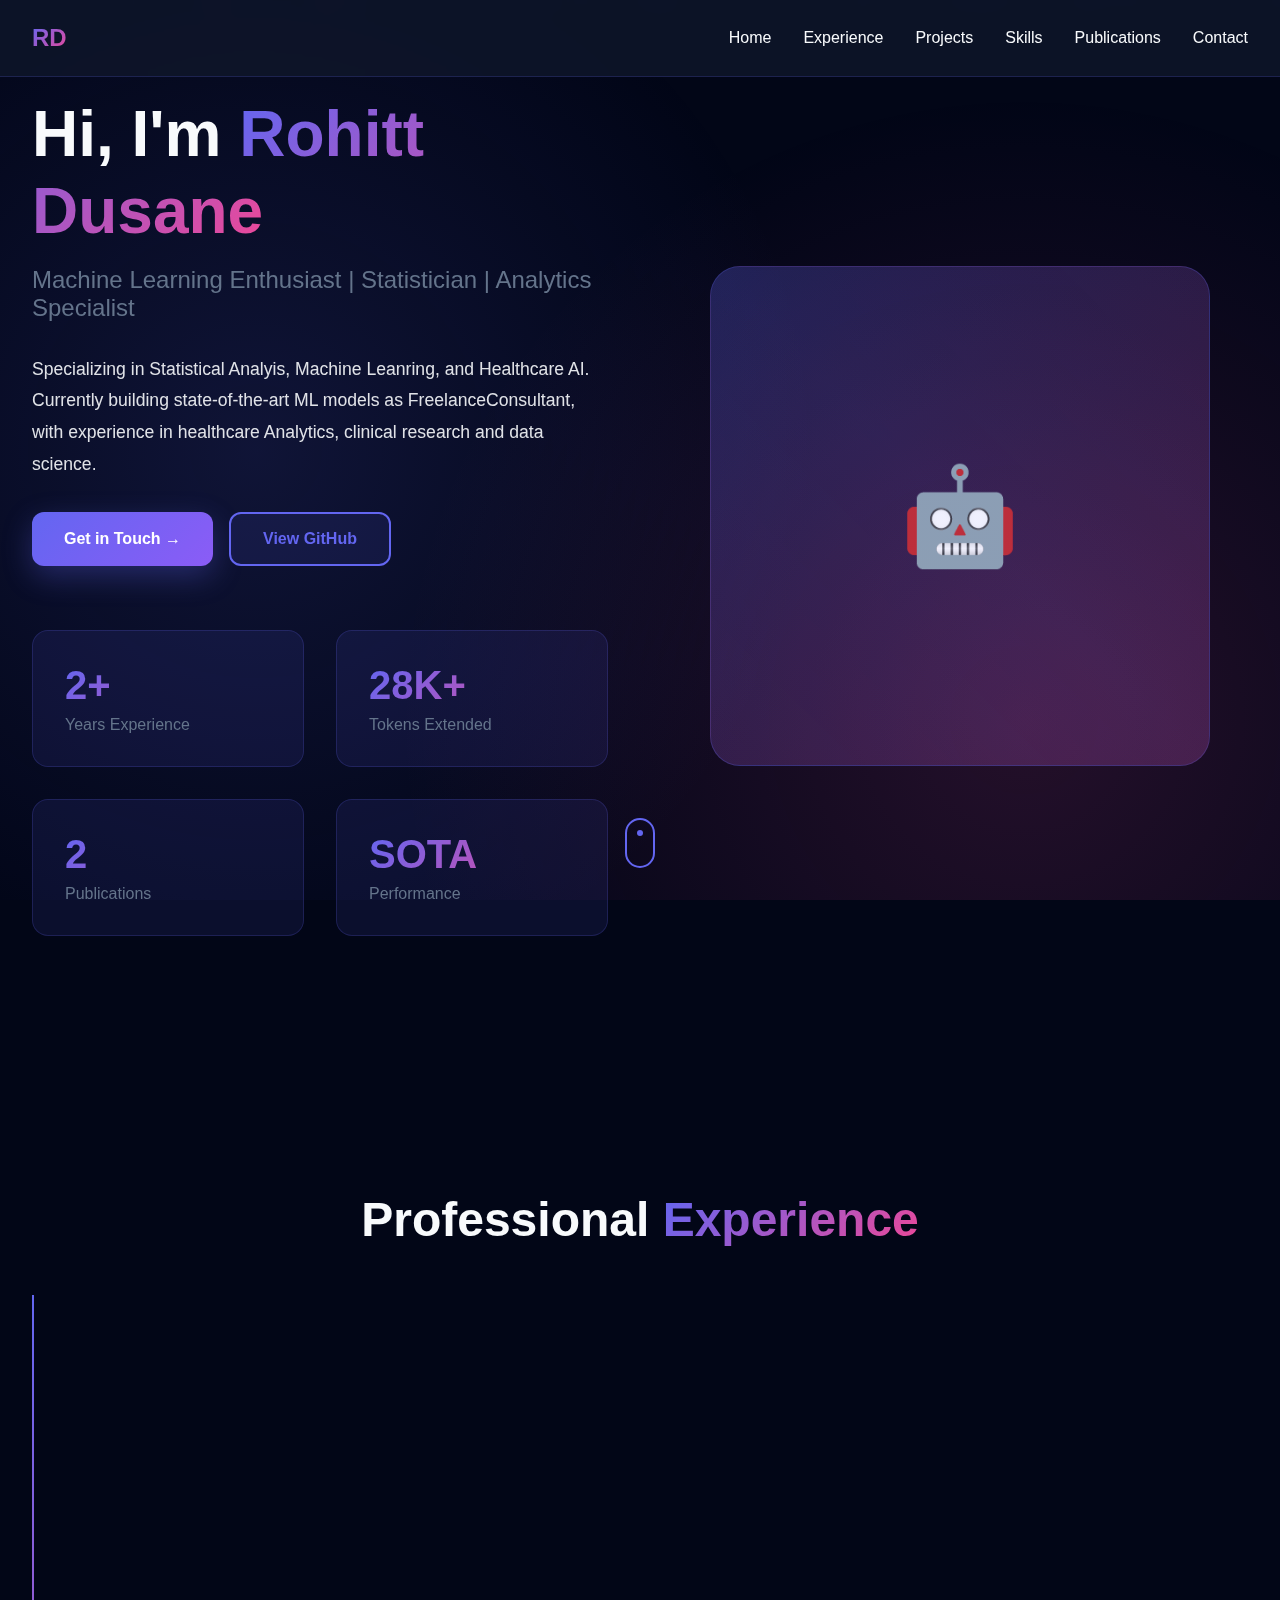
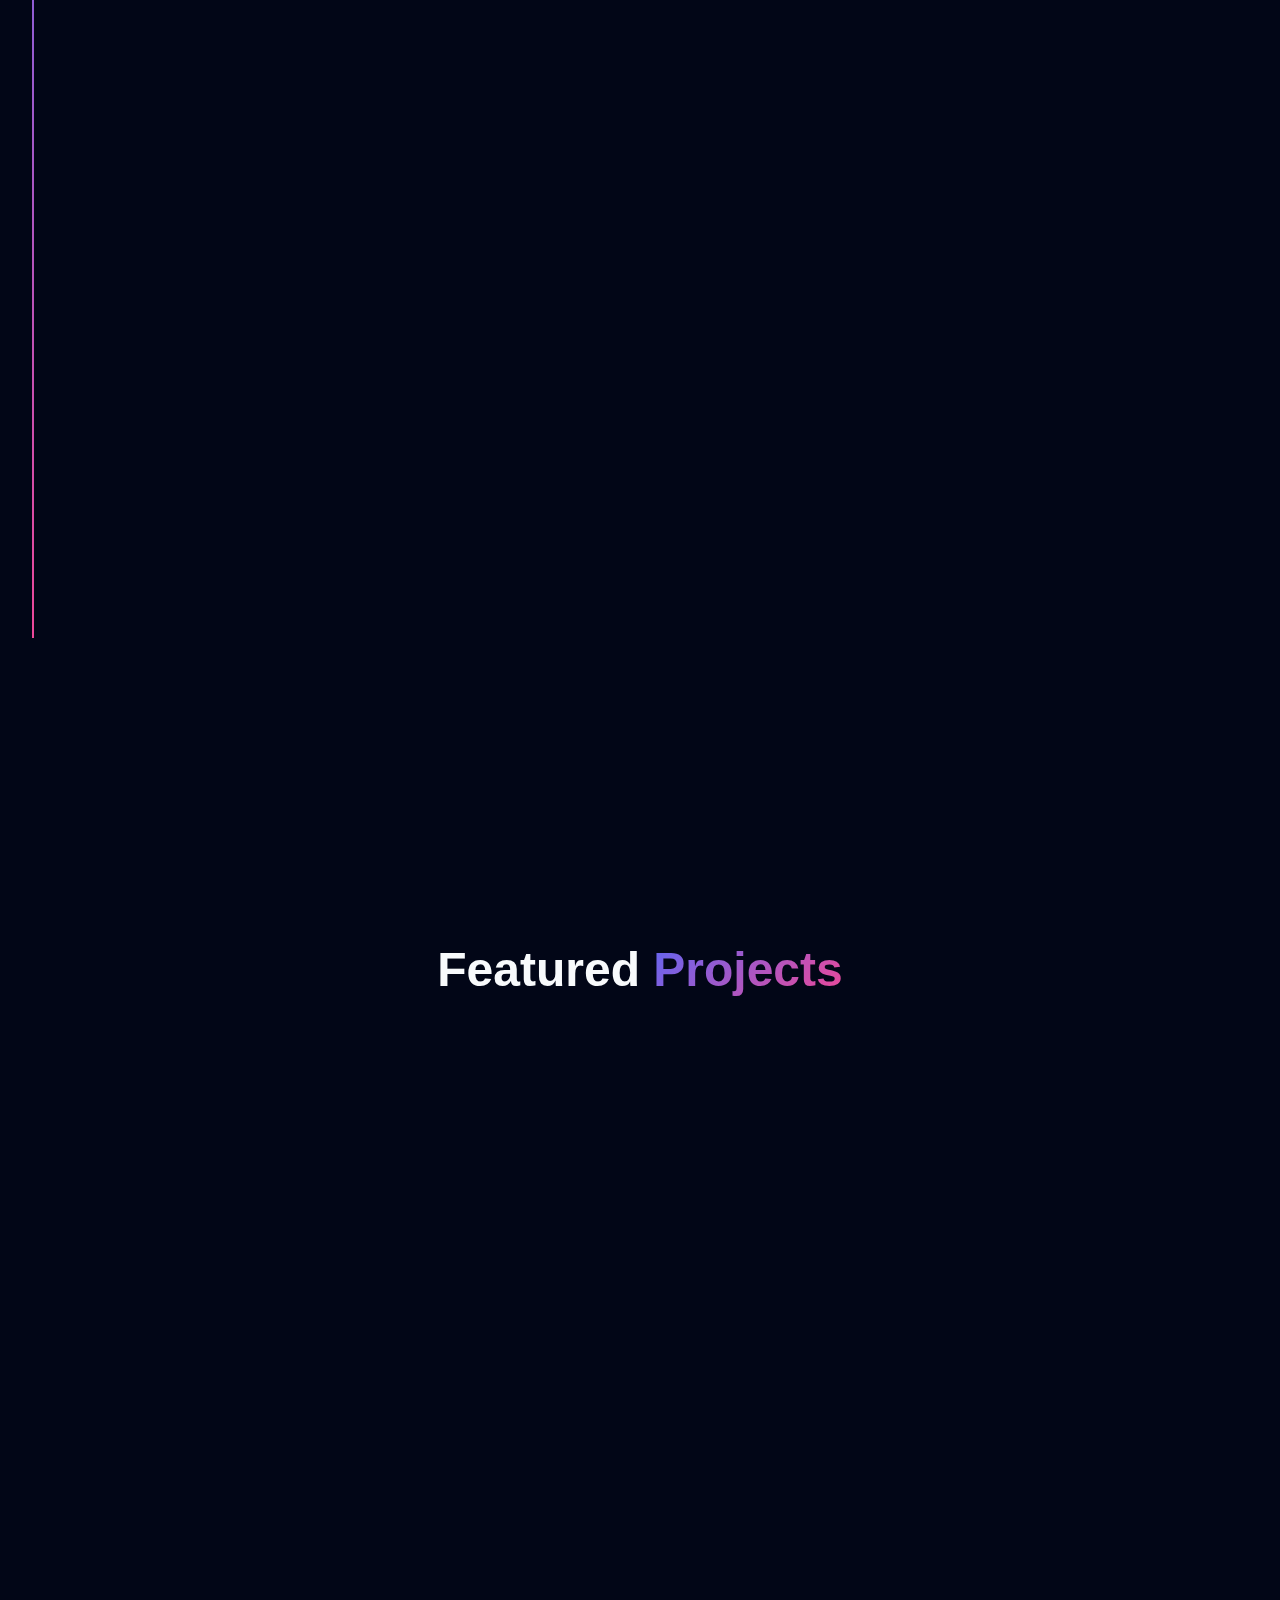
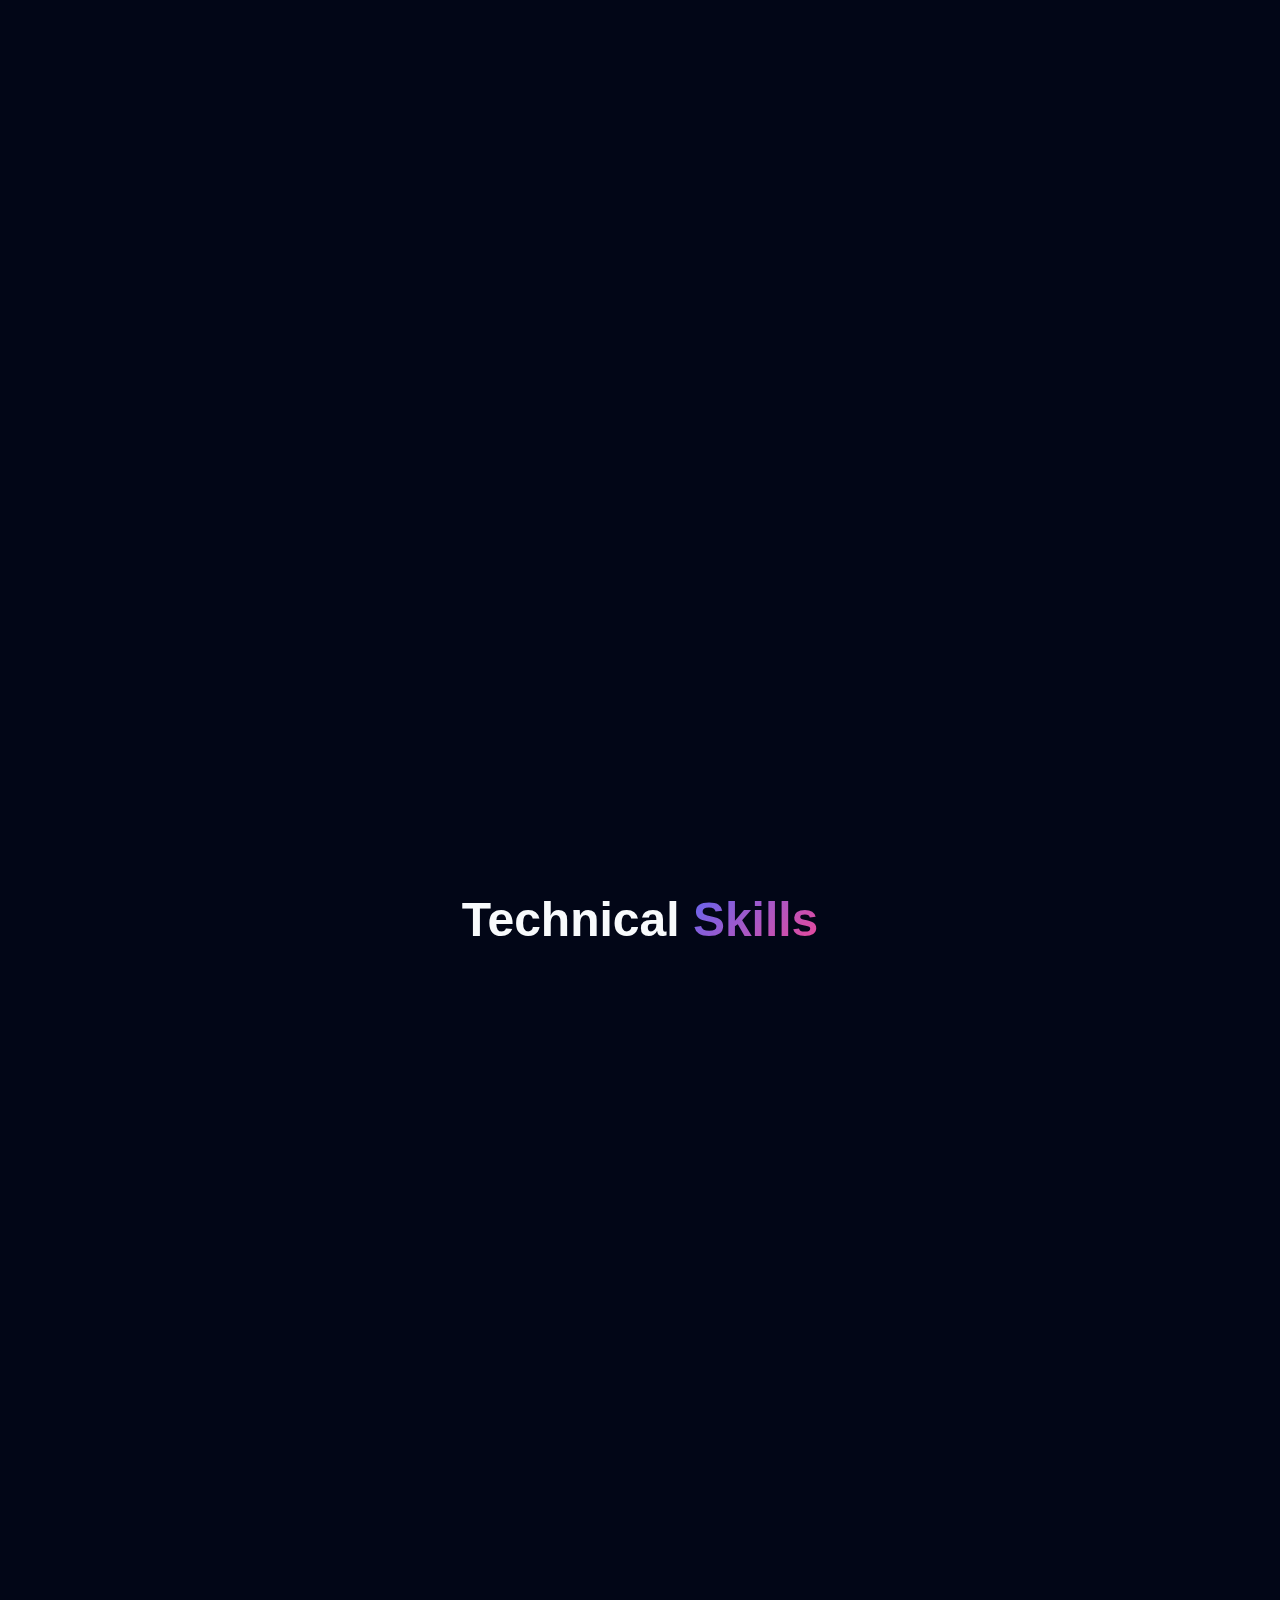
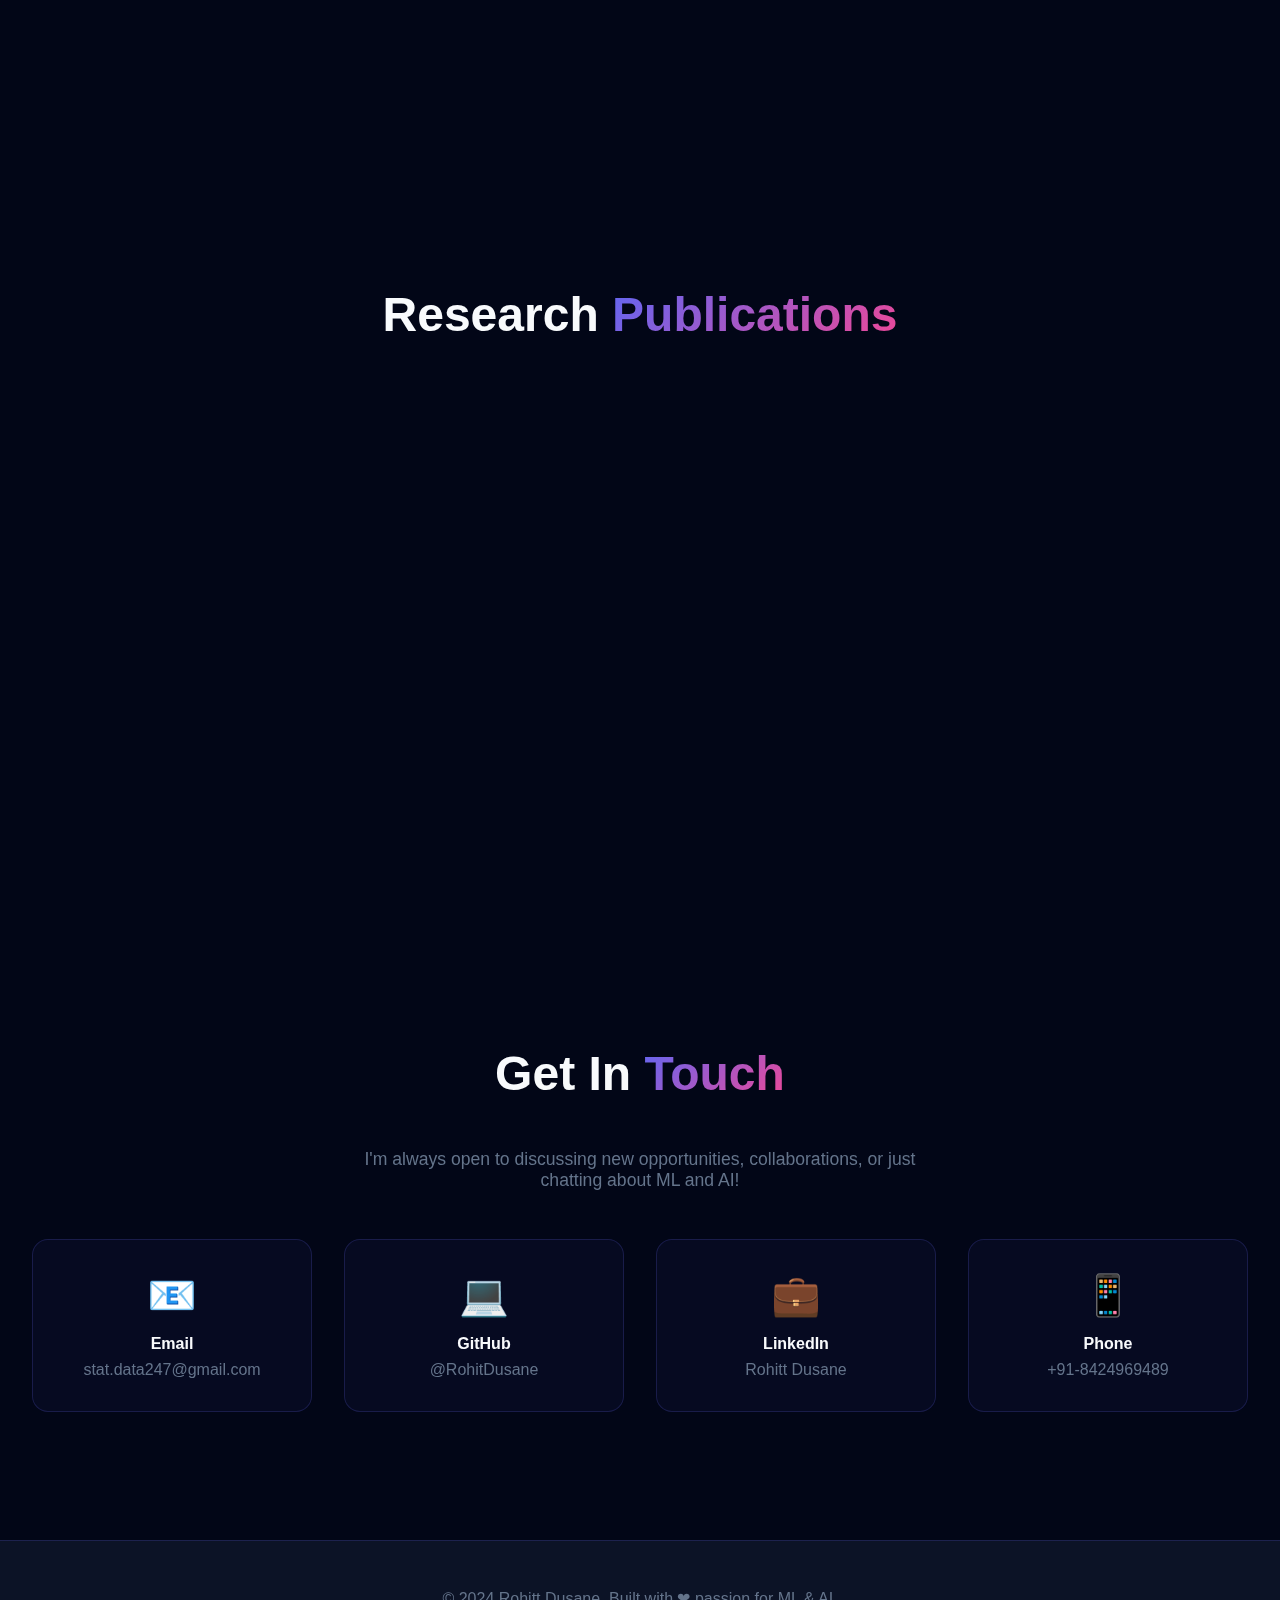
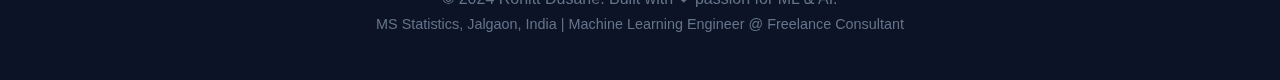
<file: port.html>
<!DOCTYPE html>
<html lang="en">
<head>
    <meta charset="UTF-8">
    <meta name="viewport" content="width=device-width, initial-scale=1.0">
    <title>Rohitt Dusane - ML Engineer Portfolio</title>
    <style>
        * {
            margin: 0;
            padding: 0;
            box-sizing: border-box;
        }

        :root {
            --primary: #6366f1;
            --secondary: #8b5cf6;
            --accent: #ec4899;
            --dark: #0f172a;
            --darker: #020617;
            --light: #f8fafc;
            --gray: #64748b;
        }

        body {
            font-family: -apple-system, BlinkMacSystemFont, 'Segoe UI', Roboto, Oxygen, Ubuntu, Cantarell, sans-serif;
            background: var(--darker);
            color: var(--light);
            overflow-x: hidden;
        }

        .gradient-bg {
            position: fixed;
            width: 100%;
            height: 100%;
            top: 0;
            left: 0;
            z-index: -1;
            background: radial-gradient(circle at 20% 50%, rgba(99, 102, 241, 0.15) 0%, transparent 50%),
                        radial-gradient(circle at 80% 80%, rgba(236, 72, 153, 0.15) 0%, transparent 50%);
        }

        .particles {
            position: fixed;
            width: 100%;
            height: 100%;
            top: 0;
            left: 0;
            z-index: -1;
        }

        .particle {
            position: absolute;
            width: 2px;
            height: 2px;
            background: rgba(99, 102, 241, 0.5);
            border-radius: 50%;
            animation: float 20s infinite;
        }

        @keyframes float {
            0%, 100% { transform: translateY(0) translateX(0); opacity: 0; }
            10% { opacity: 1; }
            90% { opacity: 1; }
            100% { transform: translateY(-100vh) translateX(50px); opacity: 0; }
        }

        nav {
            position: fixed;
            top: 0;
            width: 100%;
            background: rgba(15, 23, 42, 0.8);
            backdrop-filter: blur(10px);
            padding: 1.5rem 2rem;
            z-index: 1000;
            border-bottom: 1px solid rgba(99, 102, 241, 0.2);
        }

        .nav-content {
            max-width: 1400px;
            margin: 0 auto;
            display: flex;
            justify-content: space-between;
            align-items: center;
        }

        .logo {
            font-size: 1.5rem;
            font-weight: 700;
            background: linear-gradient(135deg, var(--primary), var(--accent));
            -webkit-background-clip: text;
            -webkit-text-fill-color: transparent;
            background-clip: text;
        }

        .nav-links {
            display: flex;
            gap: 2rem;
            list-style: none;
        }

        .nav-links a {
            color: var(--light);
            text-decoration: none;
            font-weight: 500;
            transition: all 0.3s;
            position: relative;
        }

        .nav-links a::after {
            content: '';
            position: absolute;
            bottom: -5px;
            left: 0;
            width: 0;
            height: 2px;
            background: linear-gradient(90deg, var(--primary), var(--accent));
            transition: width 0.3s;
        }

        .nav-links a:hover::after {
            width: 100%;
        }

        .mobile-menu {
            display: none;
            cursor: pointer;
        }

        .mobile-menu span {
            display: block;
            width: 25px;
            height: 3px;
            background: var(--light);
            margin: 5px 0;
            transition: 0.3s;
        }

        section {
            max-width: 1400px;
            margin: 0 auto;
            padding: 8rem 2rem;
        }

        .hero {
            min-height: 100vh;
            display: flex;
            align-items: center;
            justify-content: space-between;
            gap: 4rem;
            padding-top: 6rem;
        }

        .hero-content {
            flex: 1;
            animation: fadeInUp 1s ease-out;
        }

        @keyframes fadeInUp {
            from {
                opacity: 0;
                transform: translateY(30px);
            }
            to {
                opacity: 1;
                transform: translateY(0);
            }
        }

        .hero-title {
            font-size: 4rem;
            font-weight: 800;
            margin-bottom: 1rem;
            line-height: 1.2;
        }

        .gradient-text {
            background: linear-gradient(135deg, var(--primary), var(--accent));
            -webkit-background-clip: text;
            -webkit-text-fill-color: transparent;
            background-clip: text;
        }

        .hero-subtitle {
            font-size: 1.5rem;
            color: var(--gray);
            margin-bottom: 2rem;
        }

        .hero-description {
            font-size: 1.1rem;
            color: var(--light);
            line-height: 1.8;
            margin-bottom: 2rem;
            opacity: 0.9;
        }

        .cta-buttons {
            display: flex;
            gap: 1rem;
            margin-top: 2rem;
        }

        .btn {
            padding: 1rem 2rem;
            border-radius: 12px;
            font-weight: 600;
            cursor: pointer;
            transition: all 0.3s;
            text-decoration: none;
            display: inline-flex;
            align-items: center;
            gap: 0.5rem;
            border: none;
            font-size: 1rem;
        }

        .btn-primary {
            background: linear-gradient(135deg, var(--primary), var(--secondary));
            color: white;
            box-shadow: 0 10px 30px rgba(99, 102, 241, 0.3);
        }

        .btn-primary:hover {
            transform: translateY(-2px);
            box-shadow: 0 15px 40px rgba(99, 102, 241, 0.4);
        }

        .btn-secondary {
            background: rgba(99, 102, 241, 0.1);
            color: var(--primary);
            border: 2px solid var(--primary);
        }

        .btn-secondary:hover {
            background: rgba(99, 102, 241, 0.2);
            transform: translateY(-2px);
        }

        .hero-image {
            flex: 1;
            display: flex;
            justify-content: center;
            align-items: center;
        }

        .hero-visual {
            width: 100%;
            max-width: 500px;
            height: 500px;
            background: linear-gradient(135deg, rgba(99, 102, 241, 0.2), rgba(236, 72, 153, 0.2));
            border-radius: 30px;
            display: flex;
            align-items: center;
            justify-content: center;
            position: relative;
            overflow: hidden;
            border: 1px solid rgba(99, 102, 241, 0.3);
        }

        .hero-visual::before {
            content: '';
            position: absolute;
            width: 200%;
            height: 200%;
            background: linear-gradient(45deg, transparent, rgba(99, 102, 241, 0.1), transparent);
            animation: shimmer 3s infinite;
        }

        @keyframes shimmer {
            0% { transform: translateX(-50%) translateY(-50%) rotate(0deg); }
            100% { transform: translateX(-50%) translateY(-50%) rotate(360deg); }
        }

        .stats {
            display: grid;
            grid-template-columns: repeat(auto-fit, minmax(200px, 1fr));
            gap: 2rem;
            margin-top: 4rem;
        }

        .stat-card {
            background: rgba(99, 102, 241, 0.1);
            padding: 2rem;
            border-radius: 16px;
            border: 1px solid rgba(99, 102, 241, 0.2);
            transition: all 0.3s;
        }

        .stat-card:hover {
            transform: translateY(-5px);
            border-color: var(--primary);
            box-shadow: 0 10px 30px rgba(99, 102, 241, 0.3);
        }

        .stat-number {
            font-size: 2.5rem;
            font-weight: 800;
            background: linear-gradient(135deg, var(--primary), var(--accent));
            -webkit-background-clip: text;
            -webkit-text-fill-color: transparent;
            background-clip: text;
        }

        .stat-label {
            color: var(--gray);
            margin-top: 0.5rem;
        }

        .section-title {
            font-size: 3rem;
            font-weight: 800;
            margin-bottom: 3rem;
            text-align: center;
        }

        .experience-timeline {
            position: relative;
            padding-left: 2rem;
        }

        .experience-timeline::before {
            content: '';
            position: absolute;
            left: 0;
            top: 0;
            bottom: 0;
            width: 2px;
            background: linear-gradient(180deg, var(--primary), var(--accent));
        }

        .experience-item {
            position: relative;
            margin-bottom: 3rem;
            padding-left: 2rem;
            opacity: 0;
            transform: translateX(-30px);
            animation: slideInLeft 0.6s ease-out forwards;
        }

        .experience-item:nth-child(1) { animation-delay: 0.1s; }
        .experience-item:nth-child(2) { animation-delay: 0.2s; }
        .experience-item:nth-child(3) { animation-delay: 0.3s; }

        @keyframes slideInLeft {
            to {
                opacity: 1;
                transform: translateX(0);
            }
        }

        .experience-item::before {
            content: '';
            position: absolute;
            left: -2.5rem;
            top: 0;
            width: 16px;
            height: 16px;
            background: var(--primary);
            border-radius: 50%;
            border: 3px solid var(--darker);
            box-shadow: 0 0 20px var(--primary);
        }

        .experience-card {
            background: rgba(99, 102, 241, 0.05);
            padding: 2rem;
            border-radius: 16px;
            border: 1px solid rgba(99, 102, 241, 0.2);
            transition: all 0.3s;
        }

        .experience-card:hover {
            border-color: var(--primary);
            transform: translateX(10px);
            box-shadow: 0 10px 40px rgba(99, 102, 241, 0.2);
        }

        .experience-header {
            display: flex;
            justify-content: space-between;
            align-items: flex-start;
            margin-bottom: 1rem;
        }

        .experience-title {
            font-size: 1.5rem;
            font-weight: 700;
            color: var(--light);
        }

        .experience-company {
            color: var(--primary);
            font-weight: 600;
            margin-top: 0.25rem;
        }

        .experience-date {
            color: var(--gray);
            font-size: 0.9rem;
        }

        .experience-description {
            color: var(--light);
            line-height: 1.8;
            opacity: 0.9;
        }

        .experience-highlights {
            list-style: none;
            margin-top: 1rem;
        }

        .experience-highlights li {
            padding-left: 1.5rem;
            position: relative;
            margin-bottom: 0.75rem;
            line-height: 1.6;
            color: var(--light);
            opacity: 0.9;
        }

        .experience-highlights li::before {
            content: '▹';
            position: absolute;
            left: 0;
            color: var(--primary);
            font-weight: bold;
        }

        .projects-grid {
            display: grid;
            grid-template-columns: repeat(auto-fit, minmax(350px, 1fr));
            gap: 2rem;
        }

        .project-card {
            background: rgba(99, 102, 241, 0.05);
            border-radius: 16px;
            overflow: hidden;
            border: 1px solid rgba(99, 102, 241, 0.2);
            transition: all 0.3s;
            cursor: pointer;
        }

        .project-card:hover {
            transform: translateY(-10px);
            border-color: var(--primary);
            box-shadow: 0 20px 50px rgba(99, 102, 241, 0.3);
        }

        .project-image {
            width: 100%;
            height: 200px;
            background: linear-gradient(135deg, rgba(99, 102, 241, 0.3), rgba(236, 72, 153, 0.3));
            display: flex;
            align-items: center;
            justify-content: center;
            font-size: 4rem;
            position: relative;
            overflow: hidden;
        }

        .project-image::before {
            content: '';
            position: absolute;
            width: 100%;
            height: 100%;
            background: linear-gradient(45deg, transparent, rgba(255, 255, 255, 0.1), transparent);
            transform: translateX(-100%);
            transition: transform 0.6s;
        }

        .project-card:hover .project-image::before {
            transform: translateX(100%);
        }

        .project-content {
            padding: 2rem;
        }

        .project-title {
            font-size: 1.5rem;
            font-weight: 700;
            margin-bottom: 1rem;
            color: var(--light);
        }

        .project-description {
            color: var(--light);
            line-height: 1.6;
            margin-bottom: 1rem;
            opacity: 0.9;
        }

        .project-tags {
            display: flex;
            flex-wrap: wrap;
            gap: 0.5rem;
            margin-bottom: 1rem;
        }

        .tag {
            background: rgba(99, 102, 241, 0.2);
            color: var(--primary);
            padding: 0.4rem 1rem;
            border-radius: 20px;
            font-size: 0.85rem;
            font-weight: 600;
        }

        .project-links {
            display: flex;
            gap: 1rem;
        }

        .project-link {
            color: var(--primary);
            text-decoration: none;
            font-weight: 600;
            display: flex;
            align-items: center;
            gap: 0.5rem;
            transition: all 0.3s;
        }

        .project-link:hover {
            color: var(--accent);
        }

        .skills-container {
            display: grid;
            grid-template-columns: repeat(auto-fit, minmax(300px, 1fr));
            gap: 2rem;
        }

        .skill-category {
            background: rgba(99, 102, 241, 0.05);
            padding: 2rem;
            border-radius: 16px;
            border: 1px solid rgba(99, 102, 241, 0.2);
            transition: all 0.3s;
        }

        .skill-category:hover {
            border-color: var(--primary);
            transform: translateY(-5px);
            box-shadow: 0 10px 30px rgba(99, 102, 241, 0.2);
        }

        .skill-category-title {
            font-size: 1.5rem;
            font-weight: 700;
            margin-bottom: 1.5rem;
            color: var(--primary);
        }

        .skill-list {
            display: flex;
            flex-wrap: wrap;
            gap: 0.75rem;
        }

        .skill-item {
            background: rgba(99, 102, 241, 0.1);
            padding: 0.75rem 1.25rem;
            border-radius: 12px;
            font-weight: 600;
            transition: all 0.3s;
            border: 1px solid transparent;
        }

        .skill-item:hover {
            background: rgba(99, 102, 241, 0.2);
            border-color: var(--primary);
            transform: translateY(-2px);
        }

        .publications-list {
            display: flex;
            flex-direction: column;
            gap: 2rem;
        }

        .publication-card {
            background: rgba(99, 102, 241, 0.05);
            padding: 2rem;
            border-radius: 16px;
            border: 1px solid rgba(99, 102, 241, 0.2);
            transition: all 0.3s;
        }

        .publication-card:hover {
            border-color: var(--primary);
            transform: translateX(10px);
            box-shadow: 0 10px 30px rgba(99, 102, 241, 0.2);
        }

        .publication-title {
            font-size: 1.3rem;
            font-weight: 700;
            margin-bottom: 1rem;
            color: var(--light);
        }

        .publication-authors {
            color: var(--gray);
            margin-bottom: 0.5rem;
            font-style: italic;
        }

        .publication-venue {
            color: var(--primary);
            font-weight: 600;
            margin-bottom: 1rem;
        }

        .contact-section {
            text-align: center;
        }

        .contact-grid {
            display: grid;
            grid-template-columns: repeat(auto-fit, minmax(250px, 1fr));
            gap: 2rem;
            margin-top: 3rem;
        }

        .contact-card {
            background: rgba(99, 102, 241, 0.05);
            padding: 2rem;
            border-radius: 16px;
            border: 1px solid rgba(99, 102, 241, 0.2);
            transition: all 0.3s;
            text-decoration: none;
            color: var(--light);
        }

        .contact-card:hover {
            border-color: var(--primary);
            transform: translateY(-5px);
            box-shadow: 0 10px 30px rgba(99, 102, 241, 0.3);
        }

        .contact-icon {
            font-size: 2.5rem;
            margin-bottom: 1rem;
        }

        .contact-label {
            font-weight: 600;
            margin-bottom: 0.5rem;
        }

        .contact-value {
            color: var(--gray);
        }

        footer {
            text-align: center;
            padding: 3rem 2rem;
            background: rgba(15, 23, 42, 0.8);
            border-top: 1px solid rgba(99, 102, 241, 0.2);
        }

        @media (max-width: 768px) {
            .nav-links {
                display: none;
            }

            .mobile-menu {
                display: block;
            }

            .hero {
                flex-direction: column;
                text-align: center;
            }

            .hero-title {
                font-size: 2.5rem;
            }

            .hero-subtitle {
                font-size: 1.2rem;
            }

            .cta-buttons {
                justify-content: center;
            }

            .section-title {
                font-size: 2rem;
            }

            .projects-grid,
            .skills-container,
            .contact-grid {
                grid-template-columns: 1fr;
            }

            .experience-timeline {
                padding-left: 1rem;
            }

            .experience-item {
                padding-left: 1.5rem;
            }
        }

        .scroll-indicator {
            position: absolute;
            bottom: 2rem;
            left: 50%;
            transform: translateX(-50%);
            animation: bounce 2s infinite;
        }

        @keyframes bounce {
            0%, 20%, 50%, 80%, 100% {
                transform: translateX(-50%) translateY(0);
            }
            40% {
                transform: translateX(-50%) translateY(-10px);
            }
            60% {
                transform: translateX(-50%) translateY(-5px);
            }
        }

        .scroll-indicator span {
            display: block;
            width: 30px;
            height: 50px;
            border: 2px solid var(--primary);
            border-radius: 25px;
            position: relative;
        }

        .scroll-indicator span::before {
            content: '';
            position: absolute;
            top: 10px;
            left: 50%;
            width: 6px;
            height: 6px;
            background: var(--primary);
            border-radius: 50%;
            transform: translateX(-50%);
            animation: scroll 2s infinite;
        }

        @keyframes scroll {
            0% {
                opacity: 1;
                top: 10px;
            }
            100% {
                opacity: 0;
                top: 30px;
            }
        }
    </style>
</head>
<body>
    <div class="gradient-bg"></div>
    <div class="particles" id="particles"></div>

    <nav>
        <div class="nav-content">
            <div class="logo">RD</div>
            <ul class="nav-links">
                <li><a href="#home">Home</a></li>
                <li><a href="#experience">Experience</a></li>
                <li><a href="#projects">Projects</a></li>
                <li><a href="#skills">Skills</a></li>
                <li><a href="#publications">Publications</a></li>
                <li><a href="#contact">Contact</a></li>
            </ul>
            <div class="mobile-menu">
                <span></span>
                <span></span>
                <span></span>
            </div>
        </div>
    </nav>

    <section class="hero" id="home">
        <div class="hero-content">
            <h1 class="hero-title">
                Hi, I'm <span class="gradient-text">Rohitt Dusane</span>
            </h1>
            <p class="hero-subtitle">Machine Learning Enthusiast | Statistician | Analytics Specialist</p>
            <p class="hero-description">
                Specializing in Statistical Analyis, Machine Leanring, and Healthcare AI. 
                Currently building state-of-the-art ML models as FreelanceConsultant, with experience 
                in healthcare Analytics, clinical research and data science.
            </p>
            <div class="cta-buttons">
                <a href="#contact" class="btn btn-primary">
                    Get in Touch →
                </a>
                <a href="https://github.com/RohitDusane" class="btn btn-secondary" target="_blank">
                    View GitHub
                </a>
            </div>
            <div class="stats">
                <div class="stat-card">
                    <div class="stat-number">2+</div>
                    <div class="stat-label">Years Experience</div>
                </div>
                <div class="stat-card">
                    <div class="stat-number">28K+</div>
                    <div class="stat-label">Tokens Extended</div>
                </div>
                <div class="stat-card">
                    <div class="stat-number">2</div>
                    <div class="stat-label">Publications</div>
                </div>
                <div class="stat-card">
                    <div class="stat-number">SOTA</div>
                    <div class="stat-label">Performance</div>
                </div>
            </div>
        </div>
        <div class="hero-image">
            <div class="hero-visual">
                <span style="font-size: 6rem;">🤖</span>
            </div>
        </div>
        <div class="scroll-indicator">
            <span></span>
        </div>
    </section>

    <section id="experience">
        <h2 class="section-title">Professional <span class="gradient-text">Experience</span></h2>
        <div class="experience-timeline">
            <div class="experience-item">
                <div class="experience-card">
                    <div class="experience-header">
                        <div>
                            <h3 class="experience-title">Machine Learning Engineer</h3>
                            <div class="experience-company">Convin.ai</div>
                        </div>
                        <div class="experience-date">May 2023 - Present</div>
                    </div>
                    <ul class="experience-highlights">
                        <li>Performed continual pretraining of Mistral-7b model, extending vocabulary by 28,000 tokens to enhance semantic understanding of Indic languages</li>
                        <li>Conducted instruction fine-tuning using LoRA and DeepSpeed framework for distributed training on multiple GPUs</li>
                        <li>Deployed models using vLLM framework and Nvidia Triton Inference Server for optimized inference</li>
                        <li>Achieved state-of-the-art performance on domain-specific tasks (summarization, QA, NER) with multilingual code-mixed data</li>
                        <li>Optimized speaker diarization using embedding and clustering techniques, improving speaker identification accuracy</li>
                    </ul>
                </div>
            </div>

            <div class="experience-item">
                <div class="experience-card">
                    <div class="experience-header">
                        <div>
                            <h3 class="experience-title">Research Fellow</h3>
                            <div class="experience-company">IIIT Hyderabad</div>
                        </div>
                        <div class="experience-date">July 2020 - Jan 2021</div>
                    </div>
                    <ul class="experience-highlights">
                        <li>Developed novel approach for Medical Visual Question Answering, achieving SOTA performance on benchmark datasets</li>
                        <li>Proposed deep learning approach using rsfMRI scans for ASD classification with SOTA results on ABIDE-1 dataset</li>
                        <li>Published research at ISBI 2021 and IJCNN 2022 conferences</li>
                        <li>Presented findings at academic conferences, contributing to AI advancement in healthcare</li>
                    </ul>
                </div>
            </div>

            <div class="experience-item">
                <div class="experience-card">
                    <div class="experience-header">
                        <div>
                            <h3 class="experience-title">Software Engineer</h3>
                            <div class="experience-company">Dell Technologies</div>
                        </div>
                        <div class="experience-date">July 2019 - July 2020</div>
                    </div>
                    <ul class="experience-highlights">
                        <li>Developed RESTful services for end-to-end visibility portal, enabling real-time payload lifecycle tracking</li>
                        <li>Expedited identification and resolution of payload failures, accelerating processing times</li>
                        <li>Designed responsive web applications for product partners, facilitating seamless shipment processing</li>
                    </ul>
                </div>
            </div>
        </div>
    </section>

    <section id="projects">
        <h2 class="section-title">Featured <span class="gradient-text">Projects</span></h2>
        <div class="projects-grid">
            <div class="project-card">
                <div class="project-image">🏥</div>
                <div class="project-content">
                    <h3 class="project-title">Medical Image Caption Generation</h3>
                    <p class="project-description">
                        Novel image captioning technique using Graph Convolution Network and Transformer decoder. 
                        Utilizes link prediction on heterogeneous graphs for keyword extraction and coherent caption generation.
                    </p>
                    <div class="project-tags">
                        <span class="tag">GCN</span>
                        <span class="tag">Transformers</span>
                        <span class="tag">PyTorch</span>
                        <span class="tag">Medical AI</span>
                    </div>
                    <div class="project-links">
                        <a href="https://github.com/khare19yash" class="project-link" target="_blank">
                            View Code →
                        </a>
                    </div>
                </div>
            </div>

            <div class="project-card">
                <div class="project-image">🔬</div>
                <div class="project-content">
                    <h3 class="project-title">AskMediScan - Medical VQA App</h3>
                    <p class="project-description">
                        Visual question answering application for medical images. Users can select X-rays or MRI images 
                        and ask related questions to receive accurate AI-powered answers.
                    </p>
                    <div class="project-tags">
                        <span class="tag">VQA</span>
                        <span class="tag">Computer Vision</span>
                        <span class="tag">NLP</span>
                        <span class="tag">Healthcare</span>
                    </div>
                    <div class="project-links">
                        <a href="http://preon.iiit.ac.in/~yash_khare/" class="project-link" target="_blank">
                            Live Demo →
                        </a>
                    </div>
                </div>
            </div>

            <div class="project-card">
                <div class="project-image">🧠</div>
                <div class="project-content">
                    <h3 class="project-title">ASD Classification using fMRI</h3>
                    <p class="project-description">
                        Deep learning approach for Autism Spectrum Disorder classification using resting-state fMRI scans. 
                        Achieved state-of-the-art results on the ABIDE-1 dataset.
                    </p>
                    <div class="project-tags">
                        <span class="tag">Deep Learning</span>
                        <span class="tag">Medical Imaging</span>
                        <span class="tag">fMRI</span>
                        <span class="tag">Classification</span>
                    </div>
                    <div class="project-links">
                        <a href="https://github.com/khare19yash" class="project-link" target="_blank">
                            View Research →
                        </a>
                    </div>
                </div>
            </div>

            <div class="project-card">
                <div class="project-image">🗣️</div>
                <div class="project-content">
                    <h3 class="project-title">Multilingual LLM for Indic Languages</h3>
                    <p class="project-description">
                        Continual pretraining and instruction finetuning of Mistral-7b for enhanced Indic language understanding. 
                        Deployed using vLLM and Triton Inference Server for production use.
                    </p>
                    <div class="project-tags">
                        <span class="tag">LLMs</span>
                        <span class="tag">LoRA</span>
                        <span class="tag">DeepSpeed</span>
                        <span class="tag">vLLM</span>
                    </div>
                    <div class="project-links">
                        <a href="#contact" class="project-link">
                            Learn More →
                        </a>
                    </div>
                </div>
            </div>
        </div>
    </section>

    <section id="skills">
        <h2 class="section-title">Technical <span class="gradient-text">Skills</span></h2>
        <div class="skills-container">
            <div class="skill-category">
                <h3 class="skill-category-title">🤖 Machine Learning</h3>
                <div class="skill-list">
                    <span class="skill-item">PyTorch</span>
                    <span class="skill-item">Keras</span>
                    <span class="skill-item">Scikit-learn</span>
                    <span class="skill-item">OpenCV</span>
                    <span class="skill-item">NLTK</span>
                    <span class="skill-item">DeepSpeed</span>
                    <span class="skill-item">vLLM</span>
                    <span class="skill-item">LoRA</span>
                </div>
            </div>

            <div class="skill-category">
                <h3 class="skill-category-title">💻 Programming</h3>
                <div class="skill-list">
                    <span class="skill-item">Python</span>
                    <span class="skill-item">Java</span>
                    <span class="skill-item">C++</span>
                    <span class="skill-item">C</span>
                    <span class="skill-item">JavaScript</span>
                </div>
            </div>

            <div class="skill-category">
                <h3 class="skill-category-title">🌐 Web & Backend</h3>
                <div class="skill-list">
                    <span class="skill-item">Django</span>
                    <span class="skill-item">Flask</span>
                    <span class="skill-item">Angular</span>
                    <span class="skill-item">Spring</span>
                    <span class="skill-item">RESTful APIs</span>
                </div>
            </div>

            <div class="skill-category">
                <h3 class="skill-category-title">⚙️ Tools & Platforms</h3>
                <div class="skill-list">
                    <span class="skill-item">Kubernetes</span>
                    <span class="skill-item">Docker</span>
                    <span class="skill-item">Apache Kafka</span>
                    <span class="skill-item">Git</span>
                    <span class="skill-item">MySQL</span>
                    <span class="skill-item">Triton Server</span>
                </div>
            </div>

            <div class="skill-category">
                <h3 class="skill-category-title">☁️ Cloud Platforms</h3>
                <div class="skill-list">
                    <span class="skill-item">GCP</span>
                    <span class="skill-item">AWS</span>
                    <span class="skill-item">Oracle Cloud</span>
                    <span class="skill-item">Linux</span>
                </div>
            </div>

            <div class="skill-category">
                <h3 class="skill-category-title">🎯 Specializations</h3>
                <div class="skill-list">
                    <span class="skill-item">LLMs</span>
                    <span class="skill-item">Computer Vision</span>
                    <span class="skill-item">NLP</span>
                    <span class="skill-item">Medical AI</span>
                    <span class="skill-item">Speaker Diarization</span>
                </div>
            </div>
        </div>
    </section>

    <section id="publications">
        <h2 class="section-title">Research <span class="gradient-text">Publications</span></h2>
        <div class="publications-list">
            <div class="publication-card">
                <h3 class="publication-title">
                    MMBERT: Multimodal BERT Pretraining For Improved Medical VQA
                </h3>
                <p class="publication-authors">
                    Rohitt Dusane, Viraj Bagal, Minesh Mathew, Adithi Devi, Deva Priyakumar, CV Jawahar
                </p>
                <p class="publication-venue">
                    IEEE International Symposium on Biomedical Imaging (ISBI), 2021
                </p>
                <a href="#" class="project-link" target="_blank">
                    Read Paper →
                </a>
            </div>

            <div class="publication-card">
                <h3 class="publication-title">
                    Deep Learning approach for classification and interpretation of Autism Spectrum Disorder
                </h3>
                <p class="publication-authors">
                    Pindi Krishna Chandra Prasad, Rohitt Dusane, Kamalaker Dadi, P. K. Vinod, Bapi Raju Surampudi
                </p>
                <p class="publication-venue">
                    IJCNN at IEEE World Congress on Computational Intelligence, 2022
                </p>
                <a href="#" class="project-link" target="_blank">
                    Read Paper →
                </a>
            </div>
        </div>
    </section>

    <section id="contact" class="contact-section">
        <h2 class="section-title">Get In <span class="gradient-text">Touch</span></h2>
        <p style="max-width: 600px; margin: 0 auto 3rem; color: var(--gray); font-size: 1.1rem;">
            I'm always open to discussing new opportunities, collaborations, or just chatting about ML and AI!
        </p>
        <div class="contact-grid">
            <a href="mailto:stat.data247@gmail.com" class="contact-card">
                <div class="contact-icon">📧</div>
                <div class="contact-label">Email</div>
                <div class="contact-value">stat.data247@gmail.com</div>
            </a>
            <a href="https://github.com/RohitDusane" class="contact-card" target="_blank">
                <div class="contact-icon">💻</div>
                <div class="contact-label">GitHub</div>
                <div class="contact-value">@RohitDusane</div>
            </a>
            <a href="http://www.linkedin.com/in/rohit-dusane/" class="contact-card" target="_blank">
                <div class="contact-icon">💼</div>
                <div class="contact-label">LinkedIn</div>
                <div class="contact-value">Rohitt Dusane</div>
            </a>
            <a href="tel:+918424969489" class="contact-card">
                <div class="contact-icon">📱</div>
                <div class="contact-label">Phone</div>
                <div class="contact-value">+91-8424969489</div>
            </a>
        </div>
    </section>

    <footer>
        <p style="color: var(--gray);">
            © 2024 Rohitt Dusane. Built with ❤ passion for ML & AI.
        </p>
        <p style="color: var(--gray); margin-top: 0.5rem; font-size: 0.9rem;">
            MS Statistics, Jalgaon, India | Machine Learning Engineer @ Freelance Consultant
        </p>
    </footer>

    <script>
        // Particle system
        const particlesContainer = document.getElementById('particles');
        for (let i = 0; i < 50; i++) {
            const particle = document.createElement('div');
            particle.className = 'particle';
            particle.style.left = Math.random() * 100 + '%';
            particle.style.animationDelay = Math.random() * 20 + 's';
            particle.style.animationDuration = (15 + Math.random() * 10) + 's';
            particlesContainer.appendChild(particle);
        }

        // Smooth scrolling
        document.querySelectorAll('a[href^="#"]').forEach(anchor => {
            anchor.addEventListener('click', function (e) {
                e.preventDefault();
                const target = document.querySelector(this.getAttribute('href'));
                if (target) {
                    target.scrollIntoView({
                        behavior: 'smooth',
                        block: 'start'
                    });
                }
            });
        });

        // Intersection Observer for animations
        const observerOptions = {
            threshold: 0.1,
            rootMargin: '0px 0px -100px 0px'
        };

        const observer = new IntersectionObserver((entries) => {
            entries.forEach(entry => {
                if (entry.isIntersecting) {
                    entry.target.style.opacity = '1';
                    entry.target.style.transform = 'translateY(0)';
                }
            });
        }, observerOptions);

        document.querySelectorAll('.project-card, .skill-category, .publication-card').forEach(el => {
            el.style.opacity = '0';
            el.style.transform = 'translateY(30px)';
            el.style.transition = 'all 0.6s ease-out';
            observer.observe(el);
        });

        // Mobile menu toggle
        const mobileMenu = document.querySelector('.mobile-menu');
        const navLinks = document.querySelector('.nav-links');
        
        mobileMenu.addEventListener('click', () => {
            navLinks.style.display = navLinks.style.display === 'flex' ? 'none' : 'flex';
        });

        // Active nav link on scroll
        window.addEventListener('scroll', () => {
            let current = '';
            document.querySelectorAll('section').forEach(section => {
                const sectionTop = section.offsetTop;
                const sectionHeight = section.clientHeight;
                if (scrollY >= sectionTop - 200) {
                    current = section.getAttribute('id');
                }
            });

            document.querySelectorAll('.nav-links a').forEach(link => {
                link.classList.remove('active');
                if (link.getAttribute('href').slice(1) === current) {
                    link.classList.add('active');
                }
            });
        });
    </script>
</body>
</html>
</file>
